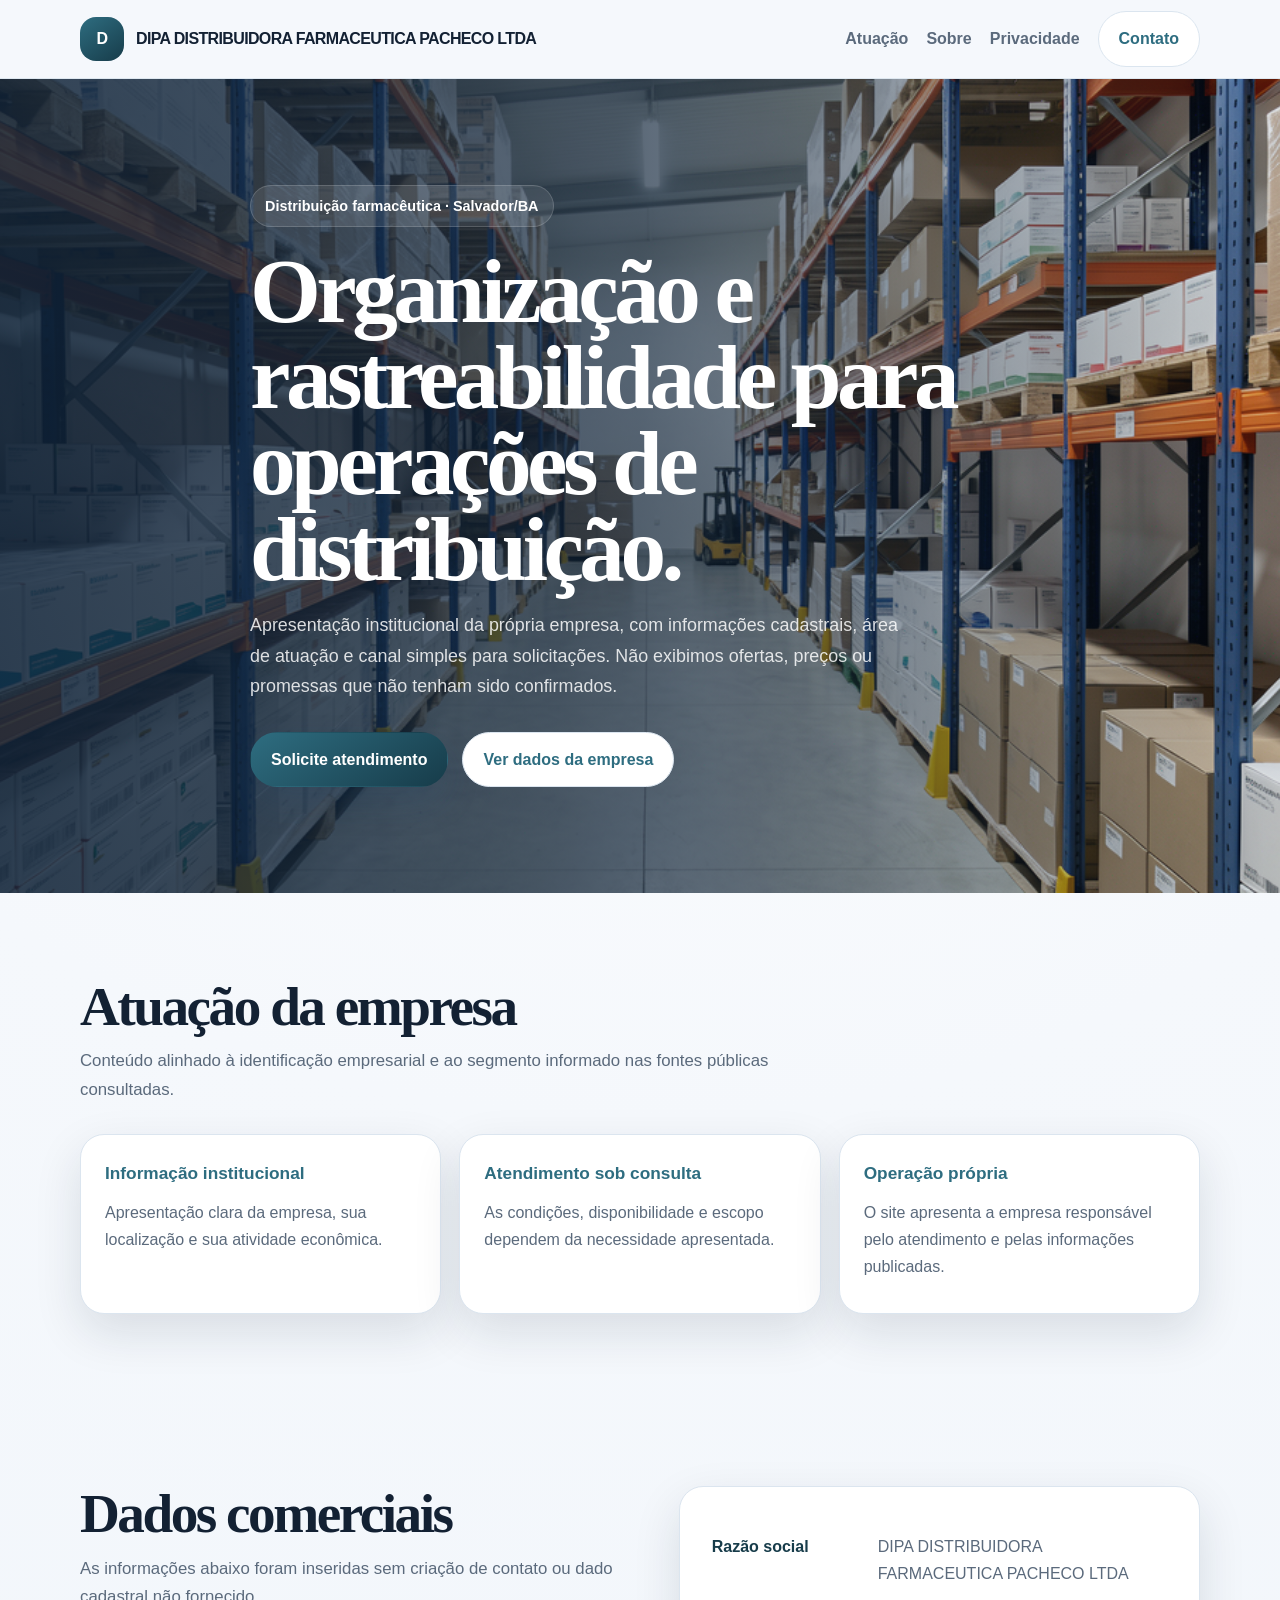
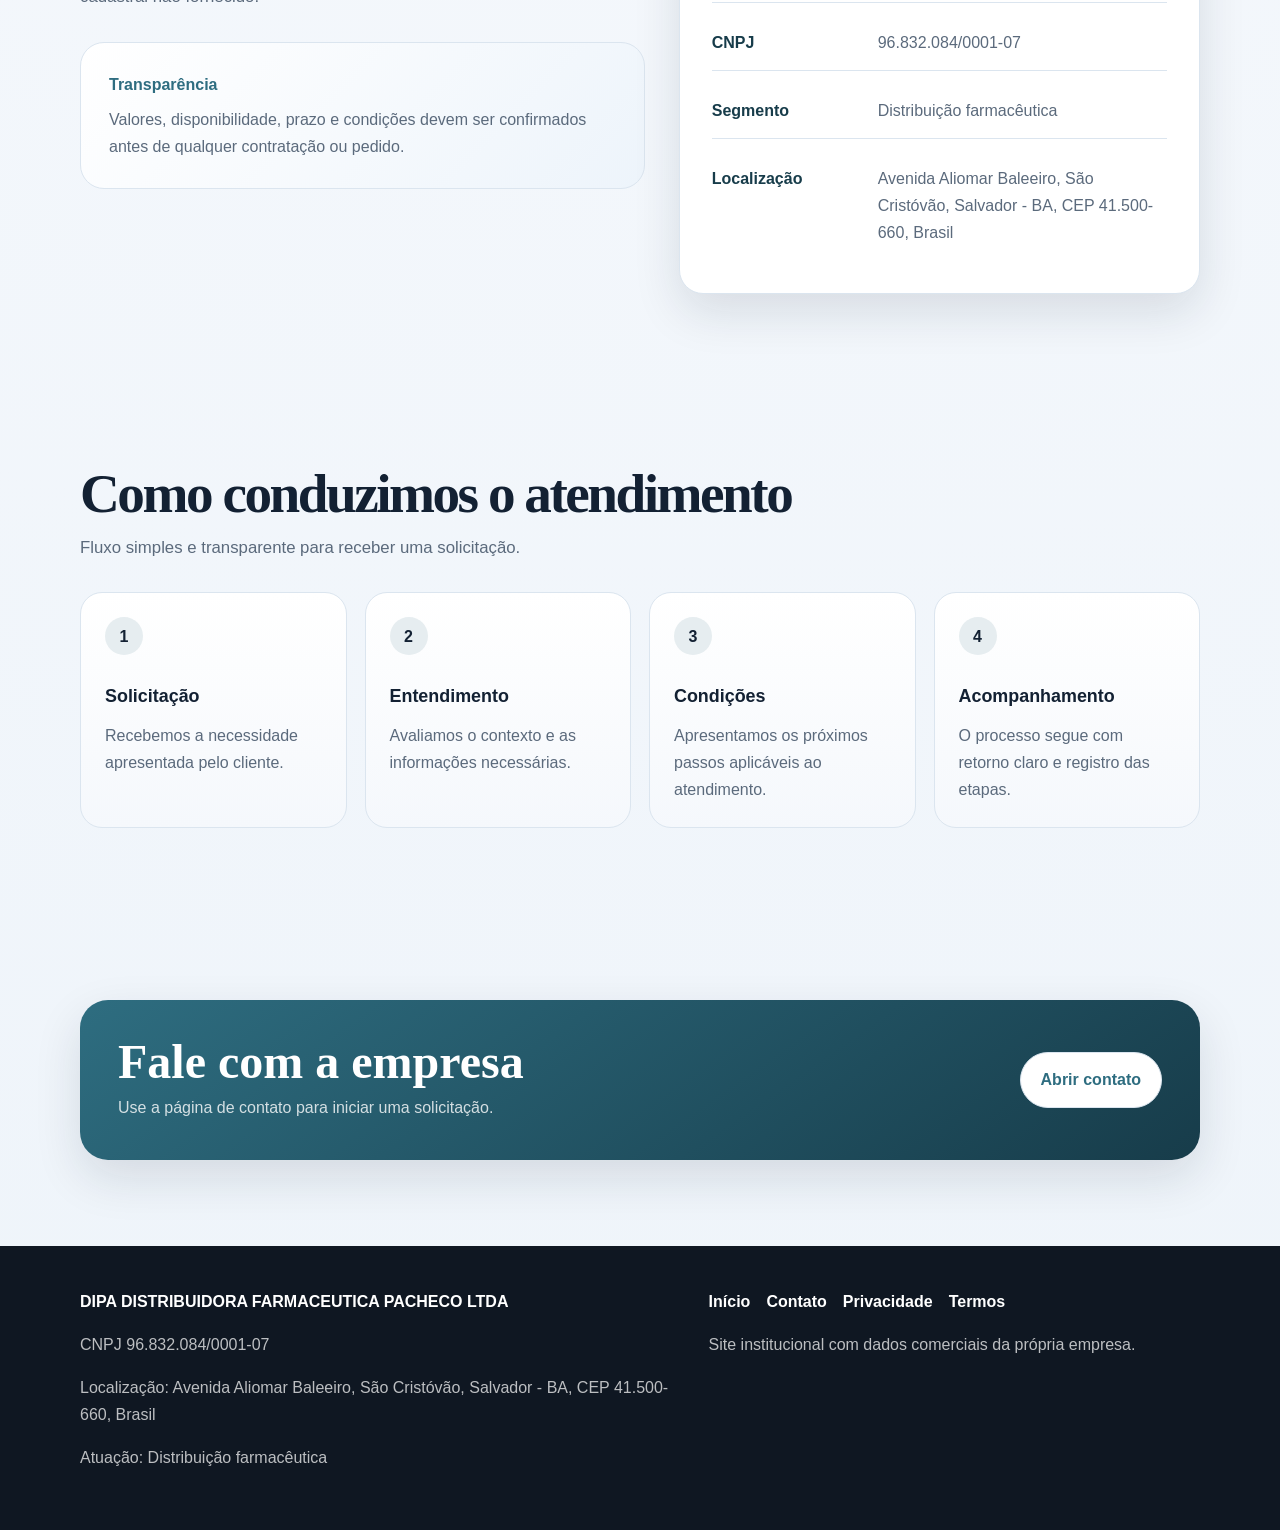
<file: index.html>
<!DOCTYPE html><html lang="pt-BR"><head><meta charset="UTF-8"><meta name="viewport" content="width=device-width, initial-scale=1.0"><meta name="description" content="DIPA DISTRIBUIDORA FARMACEUTICA PACHECO LTDA — Distribuição farmacêutica."><title>Início — DIPA DISTRIBUIDORA FARMACEUTICA PACHECO LTDA</title><link rel="stylesheet" href="styles.css"></head><body><header class="header"><div class="container header-inner"><a class="logo" href="index.html"><span class="mark">D</span><span>DIPA DISTRIBUIDORA FARMACEUTICA PACHECO LTDA</span></a><nav class="nav"><a href="index.html#atuacao">Atuação</a><a href="index.html#sobre">Sobre</a><a href="privacy.html">Privacidade</a><a href="contact.html" class="btn btn-secondary">Contato</a></nav></div></header><main><section class="hero"><img src="images/banner.png" alt="Imagem institucional relacionada à atuação da empresa" loading="eager"><div class="container hero-content"><span class="eyebrow">Distribuição farmacêutica · Salvador/BA</span><h1>Organização e rastreabilidade para operações de distribuição.</h1><p>Apresentação institucional da própria empresa, com informações cadastrais, área de atuação e canal simples para solicitações. Não exibimos ofertas, preços ou promessas que não tenham sido confirmados.</p><div class="hero-actions"><a class="btn btn-primary" href="contact.html">Solicite atendimento</a><a class="btn btn-secondary" href="#sobre">Ver dados da empresa</a></div></div></section><section class="section" id="atuacao"><div class="container"><div class="section-head"><h2>Atuação da empresa</h2><p>Conteúdo alinhado à identificação empresarial e ao segmento informado nas fontes públicas consultadas.</p></div><div class="grid services"><article class="service"><strong>Informação institucional</strong><p>Apresentação clara da empresa, sua localização e sua atividade econômica.</p></article><article class="service"><strong>Atendimento sob consulta</strong><p>As condições, disponibilidade e escopo dependem da necessidade apresentada.</p></article><article class="service"><strong>Operação própria</strong><p>O site apresenta a empresa responsável pelo atendimento e pelas informações publicadas.</p></article></div></div></section><section class="section" id="sobre"><div class="container split"><div><div class="section-head"><h2>Dados comerciais</h2><p>As informações abaixo foram inseridas sem criação de contato ou dado cadastral não fornecido.</p></div><div class="notice"><strong>Transparência</strong><p>Valores, disponibilidade, prazo e condições devem ser confirmados antes de qualquer contratação ou pedido.</p></div></div><aside class="panel"><div class="facts"><div class="fact"><span>Razão social</span><p>DIPA DISTRIBUIDORA FARMACEUTICA PACHECO LTDA</p></div><div class="fact"><span>CNPJ</span><p>96.832.084/0001-07</p></div><div class="fact"><span>Segmento</span><p>Distribuição farmacêutica</p></div><div class="fact"><span>Localização</span><p>Avenida Aliomar Baleeiro, São Cristóvão, Salvador - BA, CEP 41.500-660, Brasil</p></div></div></aside></div></section><section class="section"><div class="container"><div class="section-head"><h2>Como conduzimos o atendimento</h2><p>Fluxo simples e transparente para receber uma solicitação.</p></div><div class="grid process"><article class="step"><b>1</b><h3>Solicitação</h3><p>Recebemos a necessidade apresentada pelo cliente.</p></article><article class="step"><b>2</b><h3>Entendimento</h3><p>Avaliamos o contexto e as informações necessárias.</p></article><article class="step"><b>3</b><h3>Condições</h3><p>Apresentamos os próximos passos aplicáveis ao atendimento.</p></article><article class="step"><b>4</b><h3>Acompanhamento</h3><p>O processo segue com retorno claro e registro das etapas.</p></article></div></div></section><section class="section"><div class="container cta-band"><div><h2>Fale com a empresa</h2><p>Use a página de contato para iniciar uma solicitação.</p></div><a class="btn btn-secondary" href="contact.html">Abrir contato</a></div></section></main><footer class="footer"><div class="container footer-grid"><div><strong>DIPA DISTRIBUIDORA FARMACEUTICA PACHECO LTDA</strong><p>CNPJ 96.832.084/0001-07</p><p>Localização: Avenida Aliomar Baleeiro, São Cristóvão, Salvador - BA, CEP 41.500-660, Brasil</p><p>Atuação: Distribuição farmacêutica</p></div><div><div class="links"><a href="index.html">Início</a><a href="contact.html">Contato</a><a href="privacy.html">Privacidade</a><a href="terms.html">Termos</a></div><p>Site institucional com dados comerciais da própria empresa.</p></div></div></footer></body></html>
</file>
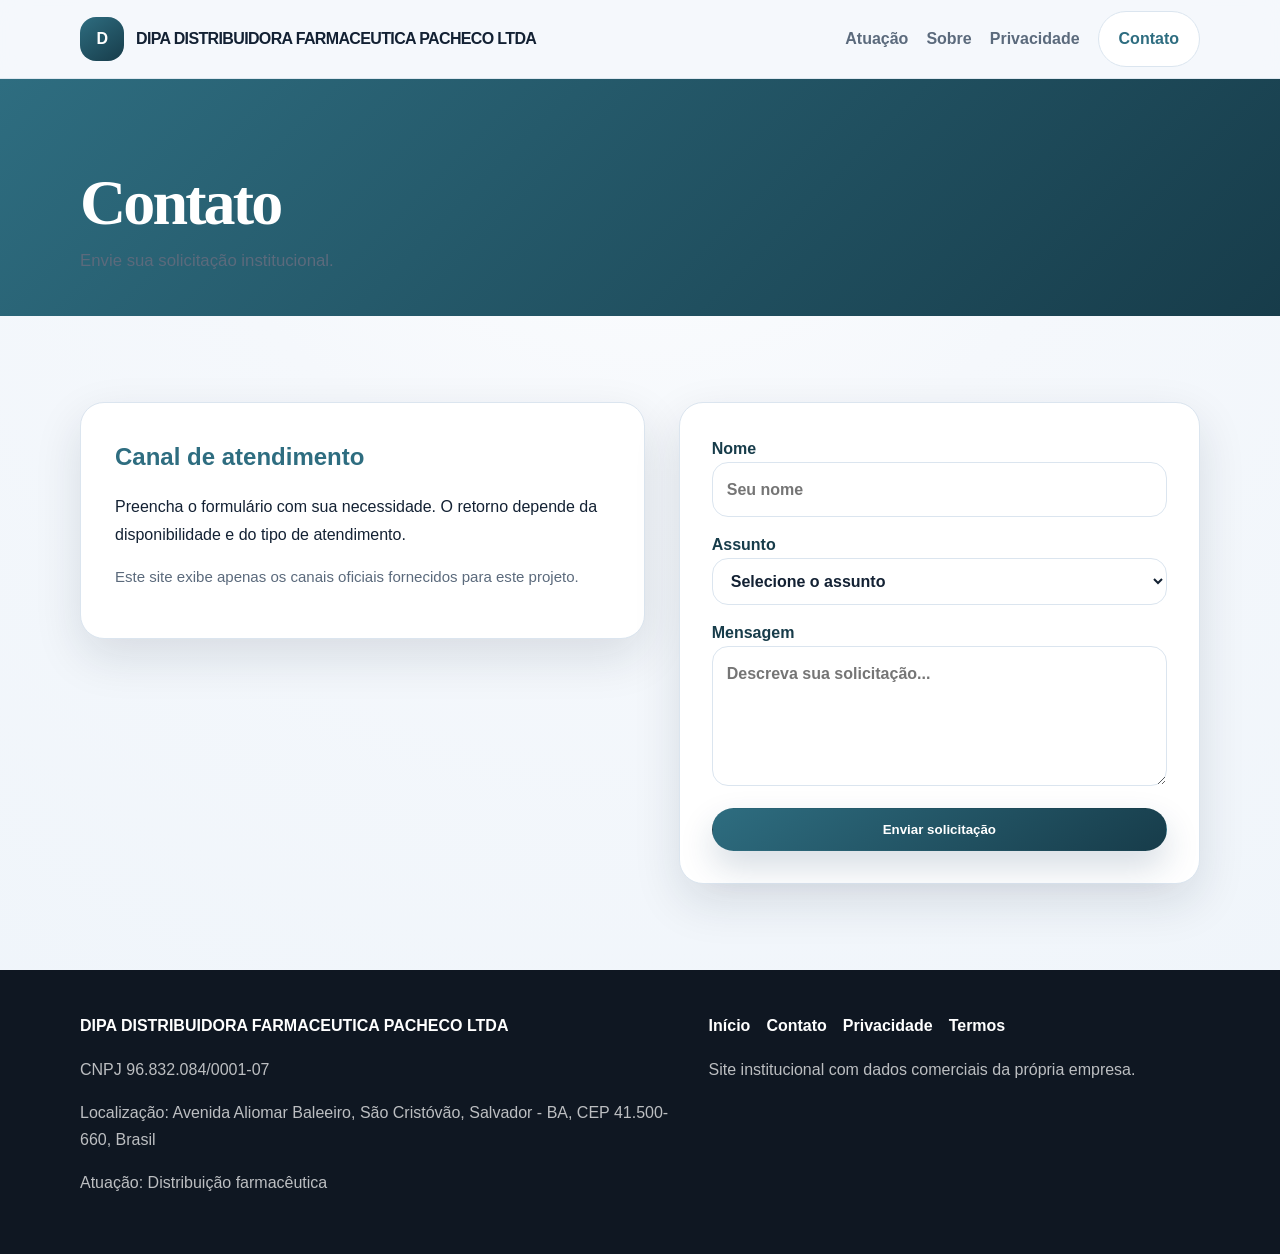
<file: contact.html>
<!DOCTYPE html><html lang="pt-BR"><head><meta charset="UTF-8"><meta name="viewport" content="width=device-width, initial-scale=1.0"><meta name="description" content="DIPA DISTRIBUIDORA FARMACEUTICA PACHECO LTDA — Distribuição farmacêutica."><title>Contato — DIPA DISTRIBUIDORA FARMACEUTICA PACHECO LTDA</title><link rel="stylesheet" href="styles.css"></head><body><header class="header"><div class="container header-inner"><a class="logo" href="index.html"><span class="mark">D</span><span>DIPA DISTRIBUIDORA FARMACEUTICA PACHECO LTDA</span></a><nav class="nav"><a href="index.html#atuacao">Atuação</a><a href="index.html#sobre">Sobre</a><a href="privacy.html">Privacidade</a><a href="contact.html" class="btn btn-secondary">Contato</a></nav></div></header><main><section class="page-hero"><div class="container"><h1>Contato</h1><p>Envie sua solicitação institucional.</p></div></section><section class="section"><div class="container split"><div class="content"><h2>Canal de atendimento</h2><p>Preencha o formulário com sua necessidade. O retorno depende da disponibilidade e do tipo de atendimento.</p><p class="small">Este site exibe apenas os canais oficiais fornecidos para este projeto.</p></div><form class="panel form"><label>Nome<input name="nome" placeholder="Seu nome"></label><label>Assunto<select name="assunto"><option>Selecione o assunto</option><option>Informações sobre a empresa</option><option>Produtos ou serviços</option><option>Outro</option></select></label><label>Mensagem<textarea name="mensagem" placeholder="Descreva sua solicitação..."></textarea></label><button class="btn btn-primary" type="submit">Enviar solicitação</button></form></div></section></main><footer class="footer"><div class="container footer-grid"><div><strong>DIPA DISTRIBUIDORA FARMACEUTICA PACHECO LTDA</strong><p>CNPJ 96.832.084/0001-07</p><p>Localização: Avenida Aliomar Baleeiro, São Cristóvão, Salvador - BA, CEP 41.500-660, Brasil</p><p>Atuação: Distribuição farmacêutica</p></div><div><div class="links"><a href="index.html">Início</a><a href="contact.html">Contato</a><a href="privacy.html">Privacidade</a><a href="terms.html">Termos</a></div><p>Site institucional com dados comerciais da própria empresa.</p></div></div></footer></body></html>
</file>
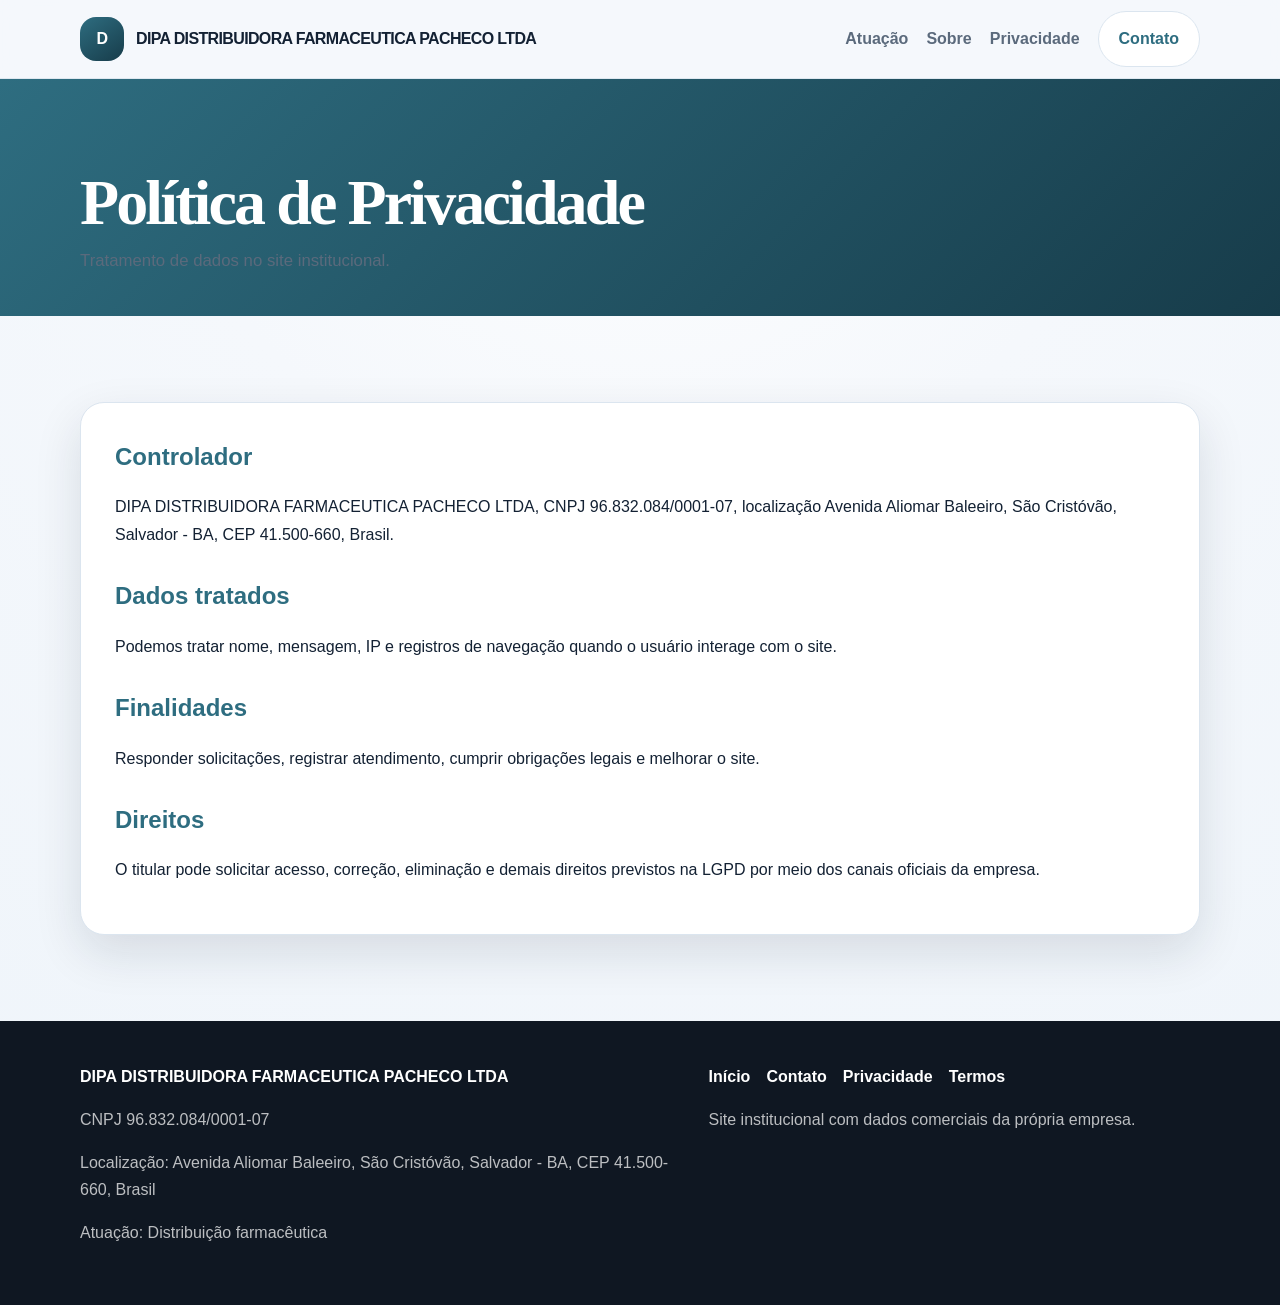
<file: privacy.html>
<!DOCTYPE html><html lang="pt-BR"><head><meta charset="UTF-8"><meta name="viewport" content="width=device-width, initial-scale=1.0"><meta name="description" content="DIPA DISTRIBUIDORA FARMACEUTICA PACHECO LTDA — Distribuição farmacêutica."><title>Privacidade — DIPA DISTRIBUIDORA FARMACEUTICA PACHECO LTDA</title><link rel="stylesheet" href="styles.css"></head><body><header class="header"><div class="container header-inner"><a class="logo" href="index.html"><span class="mark">D</span><span>DIPA DISTRIBUIDORA FARMACEUTICA PACHECO LTDA</span></a><nav class="nav"><a href="index.html#atuacao">Atuação</a><a href="index.html#sobre">Sobre</a><a href="privacy.html">Privacidade</a><a href="contact.html" class="btn btn-secondary">Contato</a></nav></div></header><main><section class="page-hero"><div class="container"><h1>Política de Privacidade</h1><p>Tratamento de dados no site institucional.</p></div></section><section class="section"><div class="container content"><h2>Controlador</h2><p>DIPA DISTRIBUIDORA FARMACEUTICA PACHECO LTDA, CNPJ 96.832.084/0001-07, localização Avenida Aliomar Baleeiro, São Cristóvão, Salvador - BA, CEP 41.500-660, Brasil.</p><h2>Dados tratados</h2><p>Podemos tratar nome, mensagem, IP e registros de navegação quando o usuário interage com o site.</p><h2>Finalidades</h2><p>Responder solicitações, registrar atendimento, cumprir obrigações legais e melhorar o site.</p><h2>Direitos</h2><p>O titular pode solicitar acesso, correção, eliminação e demais direitos previstos na LGPD por meio dos canais oficiais da empresa.</p></div></section></main><footer class="footer"><div class="container footer-grid"><div><strong>DIPA DISTRIBUIDORA FARMACEUTICA PACHECO LTDA</strong><p>CNPJ 96.832.084/0001-07</p><p>Localização: Avenida Aliomar Baleeiro, São Cristóvão, Salvador - BA, CEP 41.500-660, Brasil</p><p>Atuação: Distribuição farmacêutica</p></div><div><div class="links"><a href="index.html">Início</a><a href="contact.html">Contato</a><a href="privacy.html">Privacidade</a><a href="terms.html">Termos</a></div><p>Site institucional com dados comerciais da própria empresa.</p></div></div></footer></body></html>
</file>
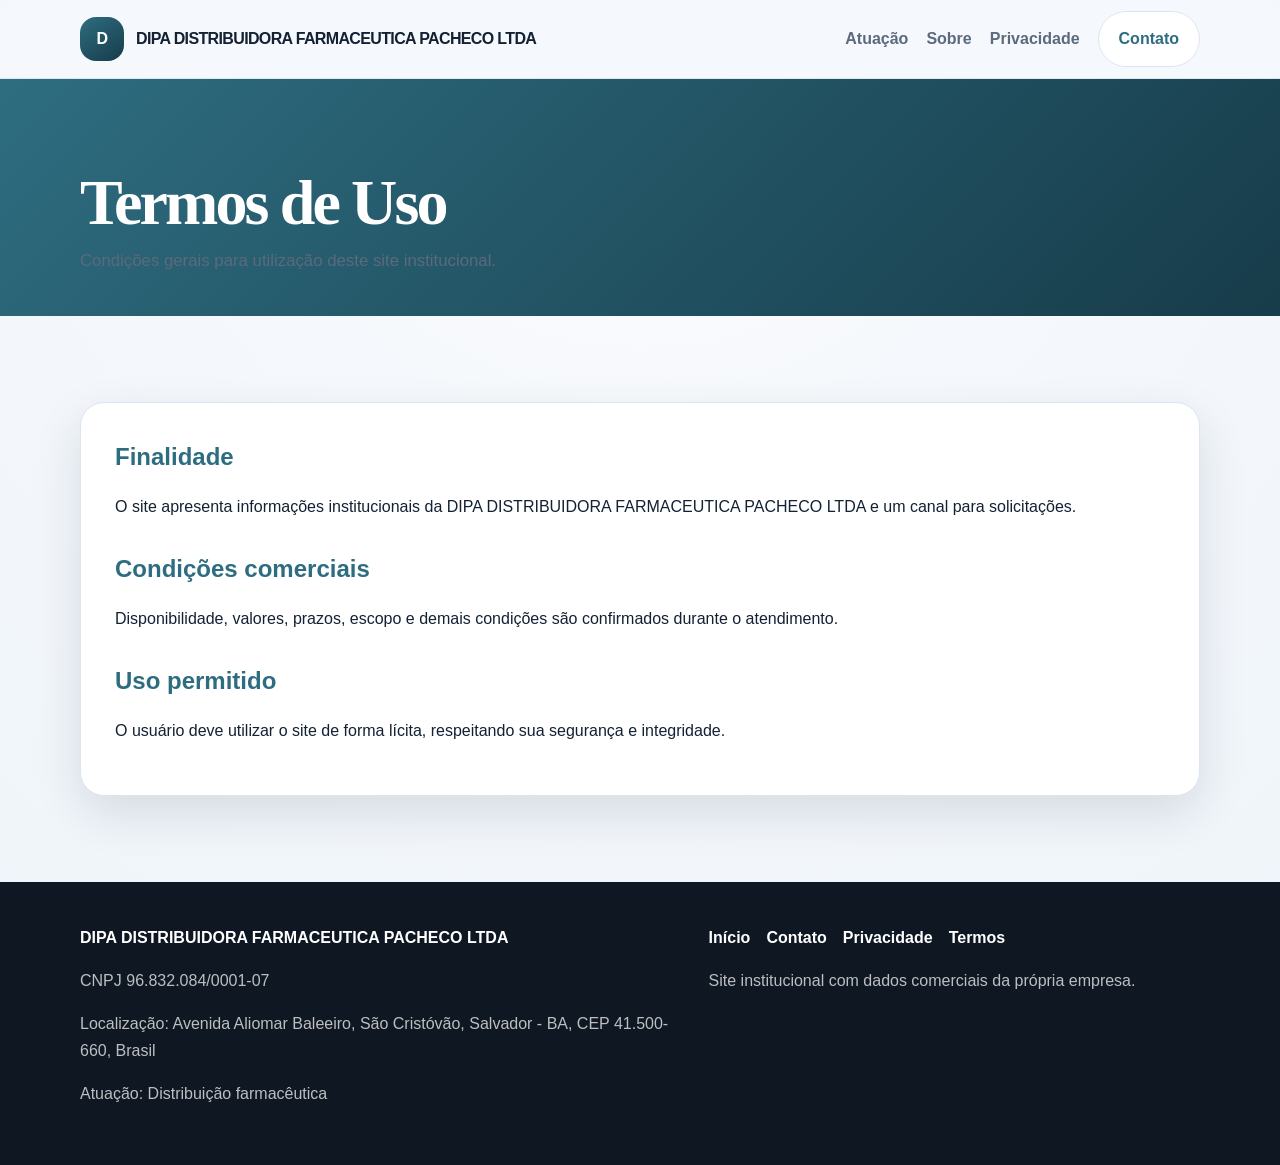
<file: terms.html>
<!DOCTYPE html><html lang="pt-BR"><head><meta charset="UTF-8"><meta name="viewport" content="width=device-width, initial-scale=1.0"><meta name="description" content="DIPA DISTRIBUIDORA FARMACEUTICA PACHECO LTDA — Distribuição farmacêutica."><title>Termos — DIPA DISTRIBUIDORA FARMACEUTICA PACHECO LTDA</title><link rel="stylesheet" href="styles.css"></head><body><header class="header"><div class="container header-inner"><a class="logo" href="index.html"><span class="mark">D</span><span>DIPA DISTRIBUIDORA FARMACEUTICA PACHECO LTDA</span></a><nav class="nav"><a href="index.html#atuacao">Atuação</a><a href="index.html#sobre">Sobre</a><a href="privacy.html">Privacidade</a><a href="contact.html" class="btn btn-secondary">Contato</a></nav></div></header><main><section class="page-hero"><div class="container"><h1>Termos de Uso</h1><p>Condições gerais para utilização deste site institucional.</p></div></section><section class="section"><div class="container content"><h2>Finalidade</h2><p>O site apresenta informações institucionais da DIPA DISTRIBUIDORA FARMACEUTICA PACHECO LTDA e um canal para solicitações.</p><h2>Condições comerciais</h2><p>Disponibilidade, valores, prazos, escopo e demais condições são confirmados durante o atendimento.</p><h2>Uso permitido</h2><p>O usuário deve utilizar o site de forma lícita, respeitando sua segurança e integridade.</p></div></section></main><footer class="footer"><div class="container footer-grid"><div><strong>DIPA DISTRIBUIDORA FARMACEUTICA PACHECO LTDA</strong><p>CNPJ 96.832.084/0001-07</p><p>Localização: Avenida Aliomar Baleeiro, São Cristóvão, Salvador - BA, CEP 41.500-660, Brasil</p><p>Atuação: Distribuição farmacêutica</p></div><div><div class="links"><a href="index.html">Início</a><a href="contact.html">Contato</a><a href="privacy.html">Privacidade</a><a href="terms.html">Termos</a></div><p>Site institucional com dados comerciais da própria empresa.</p></div></div></footer></body></html>
</file>
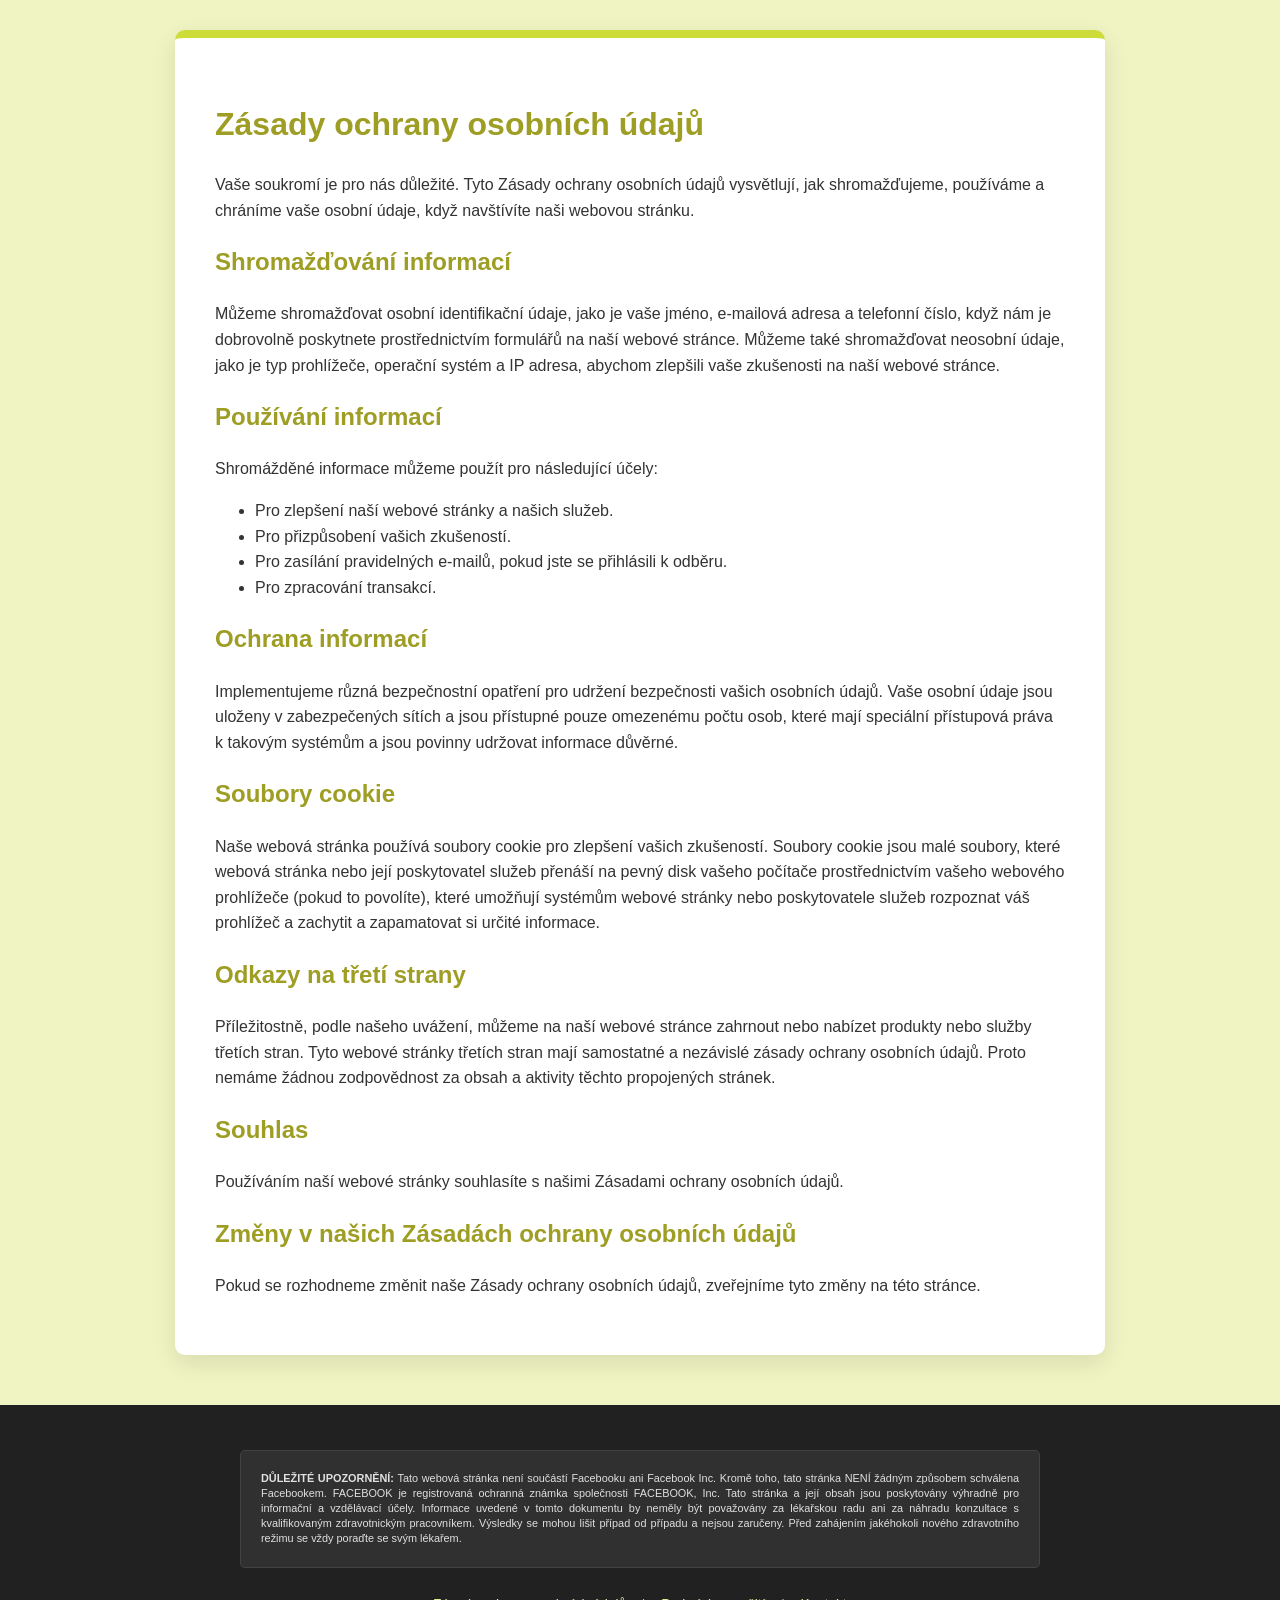
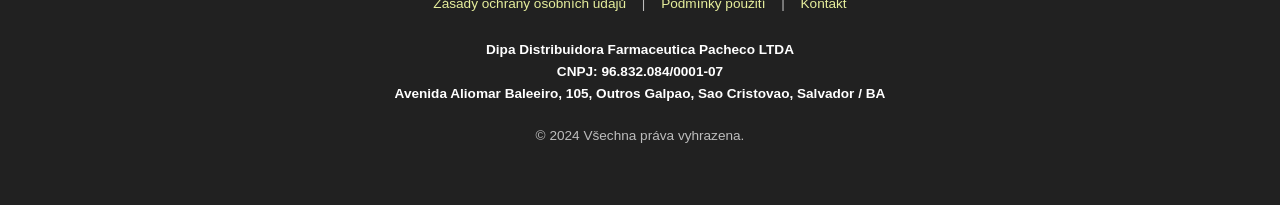
<file: pre_cz_diabetes_v61/privacy.html>
<!DOCTYPE html>
<html lang="cs">
<head>
    <meta charset="UTF-8">
    <meta name="viewport" content="width=device-width, initial-scale=1.0">
    <title>Zásady ochrany osobních údajů</title>
    <style>
        body {
            font-family: 'Roboto', sans-serif;
            margin: 0;
            padding: 0;
            background-color: #f0f4c3;
            color: #333;
            line-height: 1.6;
        }
        .container {
            max-width: 850px;
            margin: 30px auto;
            background-color: #ffffff;
            padding: 40px;
            border-radius: 10px;
            box-shadow: 0 8px 25px rgba(0, 0, 0, 0.1);
            border-top: 8px solid #cddc39;
        }
        h1, h2 {
            color: #9e9d24;
            font-weight: bold;
        }
        .footer {
            background-color: #212121;
            color: #bdbdbd;
            text-align: center;
            padding: 45px 20px;
            font-size: 0.85em;
            margin-top: 50px;
        }
        .footer-content {
            max-width: 800px;
            margin: 0 auto;
        }
        .disclaimer-box {
            border: 1px solid #424242;
            padding: 20px;
            margin-bottom: 25px;
            text-align: justify;
            font-size: 0.8em;
            line-height: 1.4;
            background-color: #303030;
            color: #e0e0e0;
            border-radius: 5px;
        }
        .footer a {
            color: #e6ee9c;
            text-decoration: none;
            margin: 0 12px;
        }
        .footer a:hover {
            text-decoration: underline;
            color: #f0f4c3;
        }
        .company-info {
            margin-top: 25px;
            font-weight: bold;
            color: #ffffff;
        }
        @media (max-width: 768px) {
            .container {
                margin: 15px;
                padding: 25px;
            }
        }
        @media (max-width: 480px) {
            .container {
                margin: 0;
                padding: 15px;
                border-radius: 0;
                border-top: none;
            }
        }
    </style>
</head>
<body>
    <div class="container">
        <h1>Zásady ochrany osobních údajů</h1>
        <p>Vaše soukromí je pro nás důležité. Tyto Zásady ochrany osobních údajů vysvětlují, jak shromažďujeme, používáme a chráníme vaše osobní údaje, když navštívíte naši webovou stránku.</p>

        <h2>Shromažďování informací</h2>
        <p>Můžeme shromažďovat osobní identifikační údaje, jako je vaše jméno, e-mailová adresa a telefonní číslo, když nám je dobrovolně poskytnete prostřednictvím formulářů na naší webové stránce. Můžeme také shromažďovat neosobní údaje, jako je typ prohlížeče, operační systém a IP adresa, abychom zlepšili vaše zkušenosti na naší webové stránce.</p>

        <h2>Používání informací</h2>
        <p>Shromážděné informace můžeme použít pro následující účely:</p>
        <ul>
            <li>Pro zlepšení naší webové stránky a našich služeb.</li>
            <li>Pro přizpůsobení vašich zkušeností.</li>
            <li>Pro zasílání pravidelných e-mailů, pokud jste se přihlásili k odběru.</li>
            <li>Pro zpracování transakcí.</li>
        </ul>

        <h2>Ochrana informací</h2>
        <p>Implementujeme různá bezpečnostní opatření pro udržení bezpečnosti vašich osobních údajů. Vaše osobní údaje jsou uloženy v zabezpečených sítích a jsou přístupné pouze omezenému počtu osob, které mají speciální přístupová práva k takovým systémům a jsou povinny udržovat informace důvěrné.</p>

        <h2>Soubory cookie</h2>
        <p>Naše webová stránka používá soubory cookie pro zlepšení vašich zkušeností. Soubory cookie jsou malé soubory, které webová stránka nebo její poskytovatel služeb přenáší na pevný disk vašeho počítače prostřednictvím vašeho webového prohlížeče (pokud to povolíte), které umožňují systémům webové stránky nebo poskytovatele služeb rozpoznat váš prohlížeč a zachytit a zapamatovat si určité informace.</p>

        <h2>Odkazy na třetí strany</h2>
        <p>Příležitostně, podle našeho uvážení, můžeme na naší webové stránce zahrnout nebo nabízet produkty nebo služby třetích stran. Tyto webové stránky třetích stran mají samostatné a nezávislé zásady ochrany osobních údajů. Proto nemáme žádnou zodpovědnost za obsah a aktivity těchto propojených stránek.</p>

        <h2>Souhlas</h2>
        <p>Používáním naší webové stránky souhlasíte s našimi Zásadami ochrany osobních údajů.</p>

        <h2>Změny v našich Zásadách ochrany osobních údajů</h2>
        <p>Pokud se rozhodneme změnit naše Zásady ochrany osobních údajů, zveřejníme tyto změny na této stránce.</p>
    </div>
    
    <div class="footer">
        <div class="footer-content">
            <div class="disclaimer-box">
                <strong>DŮLEŽITÉ UPOZORNĚNÍ:</strong> Tato webová stránka není součástí Facebooku ani Facebook Inc. Kromě toho, tato stránka NENÍ žádným způsobem schválena Facebookem. FACEBOOK je registrovaná ochranná známka společnosti FACEBOOK, Inc. Tato stránka a její obsah jsou poskytovány výhradně pro informační a vzdělávací účely. Informace uvedené v tomto dokumentu by neměly být považovány za lékařskou radu ani za náhradu konzultace s kvalifikovaným zdravotnickým pracovníkem. Výsledky se mohou lišit případ od případu a nejsou zaručeny. Před zahájením jakéhokoli nového zdravotního režimu se vždy poraďte se svým lékařem.
            </div>
            
            <p>
                <a href="./privacy.html">Zásady ochrany osobních údajů</a> | 
                <a href="./terms.html">Podmínky použití</a> | 
                <a href="mailto:contato@dipadistribuidora.com.br">Kontakt</a>
            </p>
            
            <div class="company-info">
                Dipa Distribuidora Farmaceutica Pacheco LTDA<br>
                CNPJ: 96.832.084/0001-07<br>
                Avenida Aliomar Baleeiro, 105, Outros Galpao, Sao Cristovao, Salvador / BA
            </div>
            
            <p style="margin-top: 20px;">&copy; 2024 Všechna práva vyhrazena.</p>
        </div>
    </div>
</body>
</html>
</file>
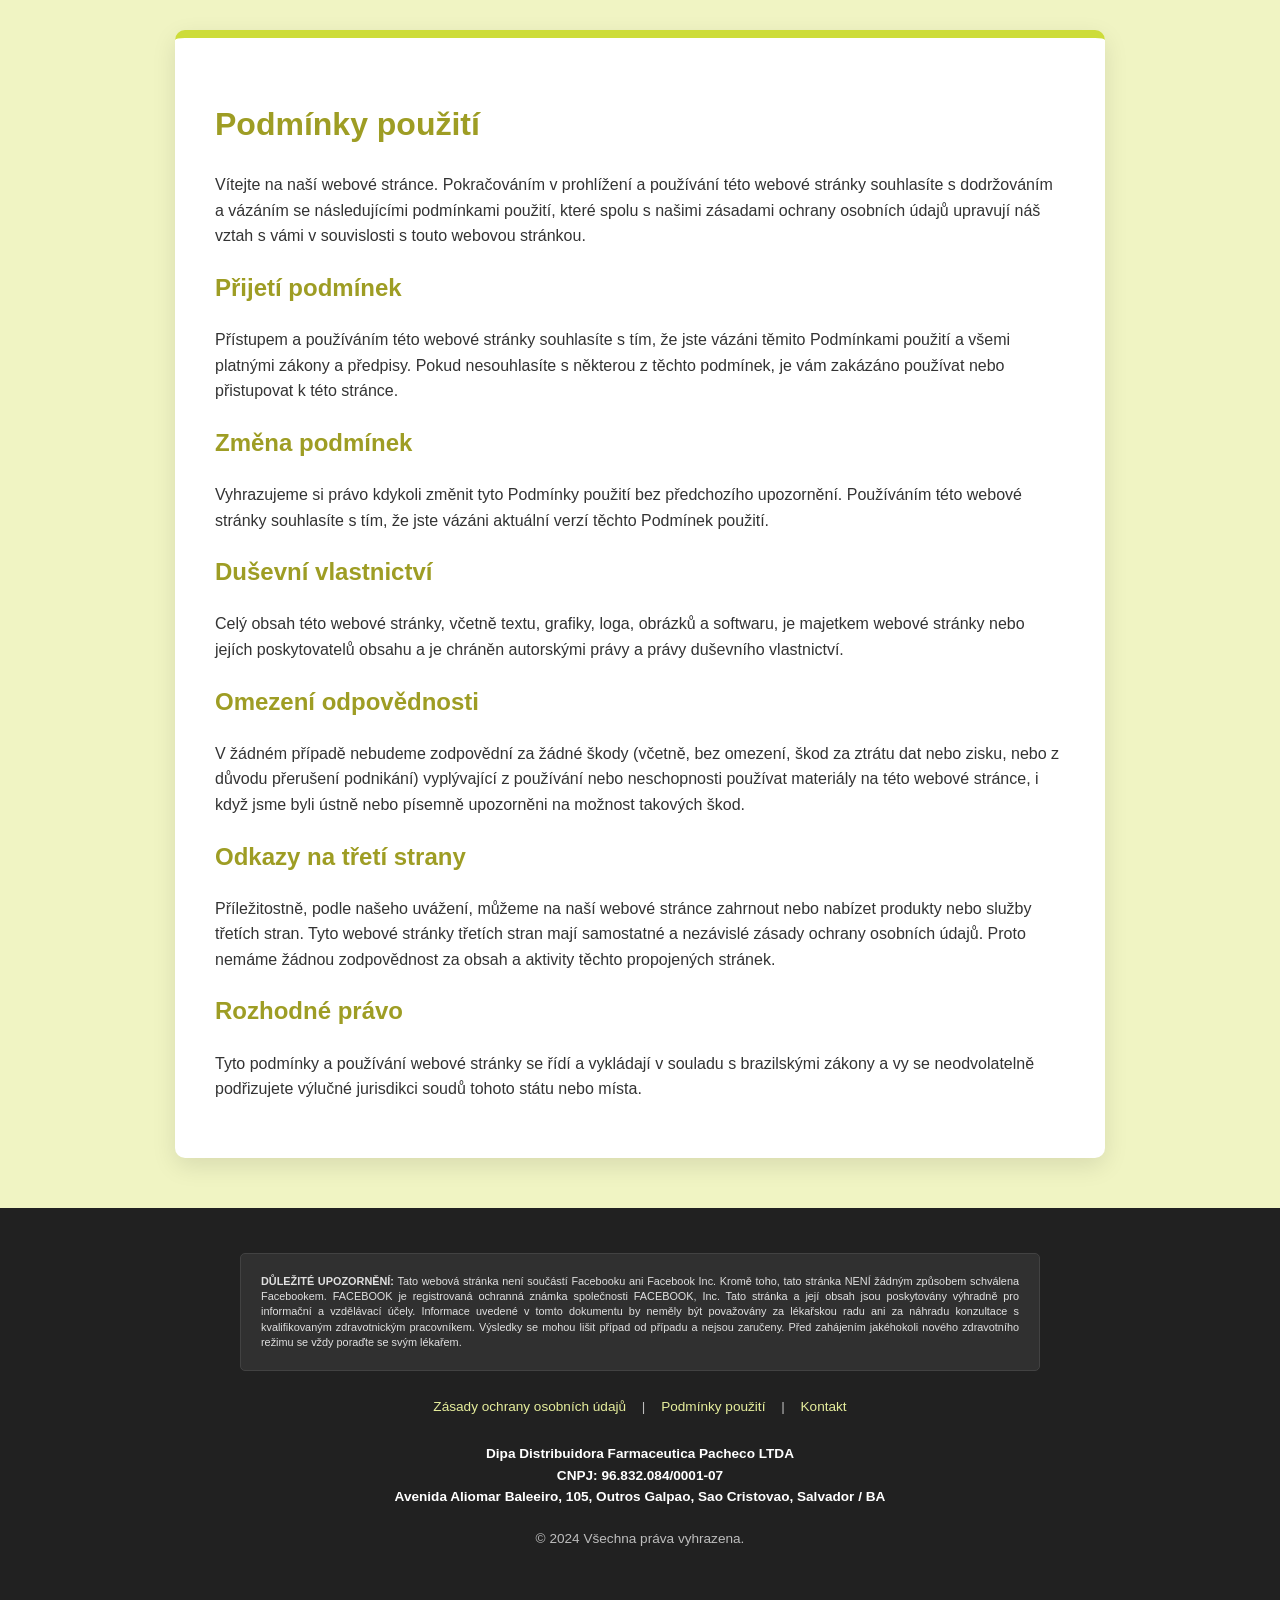
<file: pre_cz_diabetes_v61/terms.html>
<!DOCTYPE html>
<html lang="cs">
<head>
    <meta charset="UTF-8">
    <meta name="viewport" content="width=device-width, initial-scale=1.0">
    <title>Podmínky použití</title>
    <style>
        body {
            font-family: 'Roboto', sans-serif;
            margin: 0;
            padding: 0;
            background-color: #f0f4c3;
            color: #333;
            line-height: 1.6;
        }
        .container {
            max-width: 850px;
            margin: 30px auto;
            background-color: #ffffff;
            padding: 40px;
            border-radius: 10px;
            box-shadow: 0 8px 25px rgba(0, 0, 0, 0.1);
            border-top: 8px solid #cddc39;
        }
        h1, h2 {
            color: #9e9d24;
            font-weight: bold;
        }
        .footer {
            background-color: #212121;
            color: #bdbdbd;
            text-align: center;
            padding: 45px 20px;
            font-size: 0.85em;
            margin-top: 50px;
        }
        .footer-content {
            max-width: 800px;
            margin: 0 auto;
        }
        .disclaimer-box {
            border: 1px solid #424242;
            padding: 20px;
            margin-bottom: 25px;
            text-align: justify;
            font-size: 0.8em;
            line-height: 1.4;
            background-color: #303030;
            color: #e0e0e0;
            border-radius: 5px;
        }
        .footer a {
            color: #e6ee9c;
            text-decoration: none;
            margin: 0 12px;
        }
        .footer a:hover {
            text-decoration: underline;
            color: #f0f4c3;
        }
        .company-info {
            margin-top: 25px;
            font-weight: bold;
            color: #ffffff;
        }
        @media (max-width: 768px) {
            .container {
                margin: 15px;
                padding: 25px;
            }
        }
        @media (max-width: 480px) {
            .container {
                margin: 0;
                padding: 15px;
                border-radius: 0;
                border-top: none;
            }
        }
    </style>
</head>
<body>
    <div class="container">
        <h1>Podmínky použití</h1>
        <p>Vítejte na naší webové stránce. Pokračováním v prohlížení a používání této webové stránky souhlasíte s dodržováním a vázáním se následujícími podmínkami použití, které spolu s našimi zásadami ochrany osobních údajů upravují náš vztah s vámi v souvislosti s touto webovou stránkou.</p>

        <h2>Přijetí podmínek</h2>
        <p>Přístupem a používáním této webové stránky souhlasíte s tím, že jste vázáni těmito Podmínkami použití a všemi platnými zákony a předpisy. Pokud nesouhlasíte s některou z těchto podmínek, je vám zakázáno používat nebo přistupovat k této stránce.</p>

        <h2>Změna podmínek</h2>
        <p>Vyhrazujeme si právo kdykoli změnit tyto Podmínky použití bez předchozího upozornění. Používáním této webové stránky souhlasíte s tím, že jste vázáni aktuální verzí těchto Podmínek použití.</p>

        <h2>Duševní vlastnictví</h2>
        <p>Celý obsah této webové stránky, včetně textu, grafiky, loga, obrázků a softwaru, je majetkem webové stránky nebo jejích poskytovatelů obsahu a je chráněn autorskými právy a právy duševního vlastnictví.</p>

        <h2>Omezení odpovědnosti</h2>
        <p>V žádném případě nebudeme zodpovědní za žádné škody (včetně, bez omezení, škod za ztrátu dat nebo zisku, nebo z důvodu přerušení podnikání) vyplývající z používání nebo neschopnosti používat materiály na této webové stránce, i když jsme byli ústně nebo písemně upozorněni na možnost takových škod.</p>

        <h2>Odkazy na třetí strany</h2>
        <p>Příležitostně, podle našeho uvážení, můžeme na naší webové stránce zahrnout nebo nabízet produkty nebo služby třetích stran. Tyto webové stránky třetích stran mají samostatné a nezávislé zásady ochrany osobních údajů. Proto nemáme žádnou zodpovědnost za obsah a aktivity těchto propojených stránek.</p>

        <h2>Rozhodné právo</h2>
        <p>Tyto podmínky a používání webové stránky se řídí a vykládají v souladu s brazilskými zákony a vy se neodvolatelně podřizujete výlučné jurisdikci soudů tohoto státu nebo místa.</p>
    </div>
    
    <div class="footer">
        <div class="footer-content">
            <div class="disclaimer-box">
                <strong>DŮLEŽITÉ UPOZORNĚNÍ:</strong> Tato webová stránka není součástí Facebooku ani Facebook Inc. Kromě toho, tato stránka NENÍ žádným způsobem schválena Facebookem. FACEBOOK je registrovaná ochranná známka společnosti FACEBOOK, Inc. Tato stránka a její obsah jsou poskytovány výhradně pro informační a vzdělávací účely. Informace uvedené v tomto dokumentu by neměly být považovány za lékařskou radu ani za náhradu konzultace s kvalifikovaným zdravotnickým pracovníkem. Výsledky se mohou lišit případ od případu a nejsou zaručeny. Před zahájením jakéhokoli nového zdravotního režimu se vždy poraďte se svým lékařem.
            </div>
            
            <p>
                <a href="./privacy.html">Zásady ochrany osobních údajů</a> | 
                <a href="./terms.html">Podmínky použití</a> | 
                <a href="mailto:contato@dipadistribuidora.com.br">Kontakt</a>
            </p>
            
            <div class="company-info">
                Dipa Distribuidora Farmaceutica Pacheco LTDA<br>
                CNPJ: 96.832.084/0001-07<br>
                Avenida Aliomar Baleeiro, 105, Outros Galpao, Sao Cristovao, Salvador / BA
            </div>
            
            <p style="margin-top: 20px;">&copy; 2024 Všechna práva vyhrazena.</p>
        </div>
    </div>
</body>
</html>
</file>
<file: styles.css>
:root{--bg:#f5f8fc;--surface:#fff;--ink:#132133;--muted:#5b6a7c;--brand:#2e6d80;--brand-2:#173c4a;--line:#dbe5ef;--shadow:0 18px 48px rgba(19,33,51,.12);--radius:24px;--container:min(1120px,calc(100% - 40px))}*{box-sizing:border-box}html{scroll-behavior:smooth}body{margin:0;background:radial-gradient(circle at top,#fff 0%,var(--bg) 35%,#eef4fa 100%);color:var(--ink);font-family:Arial,Helvetica,sans-serif;line-height:1.7}img{display:block;max-width:100%;height:auto}a{color:inherit;text-decoration:none}.container{width:var(--container);margin:0 auto}.header{position:sticky;top:0;z-index:10;background:rgba(245,248,252,.92);backdrop-filter:blur(14px);border-bottom:1px solid rgba(219,229,239,.85)}.header-inner{min-height:78px;display:flex;align-items:center;justify-content:space-between;gap:24px}.logo{display:flex;align-items:center;gap:12px;font-weight:900;letter-spacing:-.04em}.mark{width:44px;height:44px;border-radius:16px;display:grid;place-items:center;background:linear-gradient(145deg,var(--brand),var(--brand-2));color:#fff}.nav{display:flex;gap:18px;align-items:center;color:var(--muted);font-weight:700}.btn{display:inline-flex;align-items:center;justify-content:center;padding:13px 20px;border-radius:999px;font-weight:800;border:1px solid transparent;transition:.2s ease}.btn-primary{background:linear-gradient(145deg,var(--brand),var(--brand-2));color:#fff;box-shadow:0 16px 34px rgba(23,59,99,.18)}.btn-secondary{background:#fff;border-color:var(--line);color:var(--brand)}.btn:hover{transform:translateY(-1px)}.hero{position:relative;overflow:hidden;min-height:680px;display:grid;align-items:center;isolation:isolate;background:#10243a}.hero::after{content:"";position:absolute;inset:0;background:linear-gradient(90deg,rgba(16,36,58,.86),rgba(16,36,58,.68) 50%,rgba(16,36,58,.12));z-index:-1}.hero img{position:absolute;inset:0;width:100%;height:100%;object-fit:cover;z-index:-2}.hero-content{max-width:780px;color:#fff;padding:106px 0}.eyebrow{display:inline-flex;padding:8px 14px;border-radius:999px;border:1px solid rgba(255,255,255,.16);background:rgba(255,255,255,.10);font-weight:800;font-size:.9rem}.hero h1{margin:22px 0 18px;font-family:Georgia,'Times New Roman',serif;font-size:clamp(2.8rem,8vw,5.7rem);line-height:.94;letter-spacing:-.05em}.hero p{max-width:66ch;margin:0 0 30px;color:rgba(255,255,255,.84);font-size:1.12rem}.hero-actions{display:flex;gap:14px;flex-wrap:wrap}.section{padding:86px 0}.section-head{max-width:760px;margin-bottom:30px}.section-head h2,.page-hero h1{font-family:Georgia,'Times New Roman',serif;letter-spacing:-.045em}.section-head h2{margin:0 0 12px;font-size:clamp(2rem,4.4vw,3.45rem);line-height:1.02}.section-head p,.page-hero p{margin:0;color:var(--muted);font-size:1.05rem}.grid{display:grid;gap:18px}.services{grid-template-columns:repeat(3,minmax(0,1fr))}.service,.panel,.content{background:var(--surface);border:1px solid var(--line);border-radius:var(--radius);box-shadow:var(--shadow)}.service{padding:24px;min-height:180px}.service strong{display:block;color:var(--brand);font-size:1.08rem;margin-bottom:10px}.service p{margin:0;color:var(--muted)}.split{display:grid;grid-template-columns:1.04fr .96fr;gap:34px;align-items:start}.panel{padding:32px}.facts{display:grid;gap:12px}.fact{display:grid;grid-template-columns:150px 1fr;gap:16px;padding:14px 0;border-bottom:1px solid var(--line)}.fact:last-child{border-bottom:0}.fact span{font-weight:800;color:var(--brand-2)}.fact p{margin:0;color:var(--muted);overflow-wrap:anywhere}.notice{background:linear-gradient(135deg,#fff,#edf4fb);border:1px solid #dbe5ef;border-radius:var(--radius);padding:28px}.notice strong{display:block;color:var(--brand);margin-bottom:8px}.notice p{margin:0;color:var(--muted)}.process{grid-template-columns:repeat(4,minmax(0,1fr))}.step{background:linear-gradient(180deg,#fff,#f5f8fc);border-radius:22px;padding:24px;min-height:220px;border:1px solid var(--line)}.step b{display:inline-grid;place-items:center;width:38px;height:38px;border-radius:50%;background:color-mix(in srgb,var(--brand) 12%,white);margin-bottom:26px}.step h3{margin:0 0 10px;font-size:1.12rem}.step p{margin:0;color:var(--muted)}.cta-band{background:linear-gradient(145deg,var(--brand),var(--brand-2));color:#fff;border-radius:28px;padding:38px;display:flex;align-items:center;justify-content:space-between;gap:22px;box-shadow:var(--shadow)}.cta-band h2{font-family:Georgia,'Times New Roman',serif;margin:0 0 8px;font-size:clamp(1.8rem,4vw,3rem);line-height:1}.cta-band p{margin:0;color:rgba(255,255,255,.8)}.footer{padding:42px 0;background:#0f1722;color:#fff}.footer-grid{display:grid;grid-template-columns:1.1fr .9fr;gap:28px}.footer p{color:rgba(255,255,255,.72)}.footer a{color:#fff;font-weight:800}.links{display:flex;gap:16px;flex-wrap:wrap}.page-hero{padding:92px 0 40px;background:linear-gradient(135deg,var(--brand),var(--brand-2));color:#fff}.page-hero h1{margin:0 0 12px;font-size:clamp(2.1rem,5vw,4rem);line-height:1}.content{padding:34px}.content h2{margin:28px 0 12px;color:var(--brand)}.content h2:first-child{margin-top:0}.form{display:grid;gap:14px}.form label{font-weight:800;color:var(--brand-2)}.form input,.form textarea,.form select{width:100%;border:1px solid var(--line);border-radius:16px;padding:13px 14px;font:inherit;color:var(--ink);background:#fff}.form textarea{min-height:140px;resize:vertical}.small{font-size:.94rem;color:var(--muted)}@media(max-width:920px){.nav{display:none}.hero{min-height:610px}.hero-content{padding:84px 0}.split,.footer-grid,.services,.process{grid-template-columns:1fr}.fact{grid-template-columns:1fr;gap:4px}.cta-band{align-items:flex-start;flex-direction:column}.section{padding:66px 0}}
</file>
